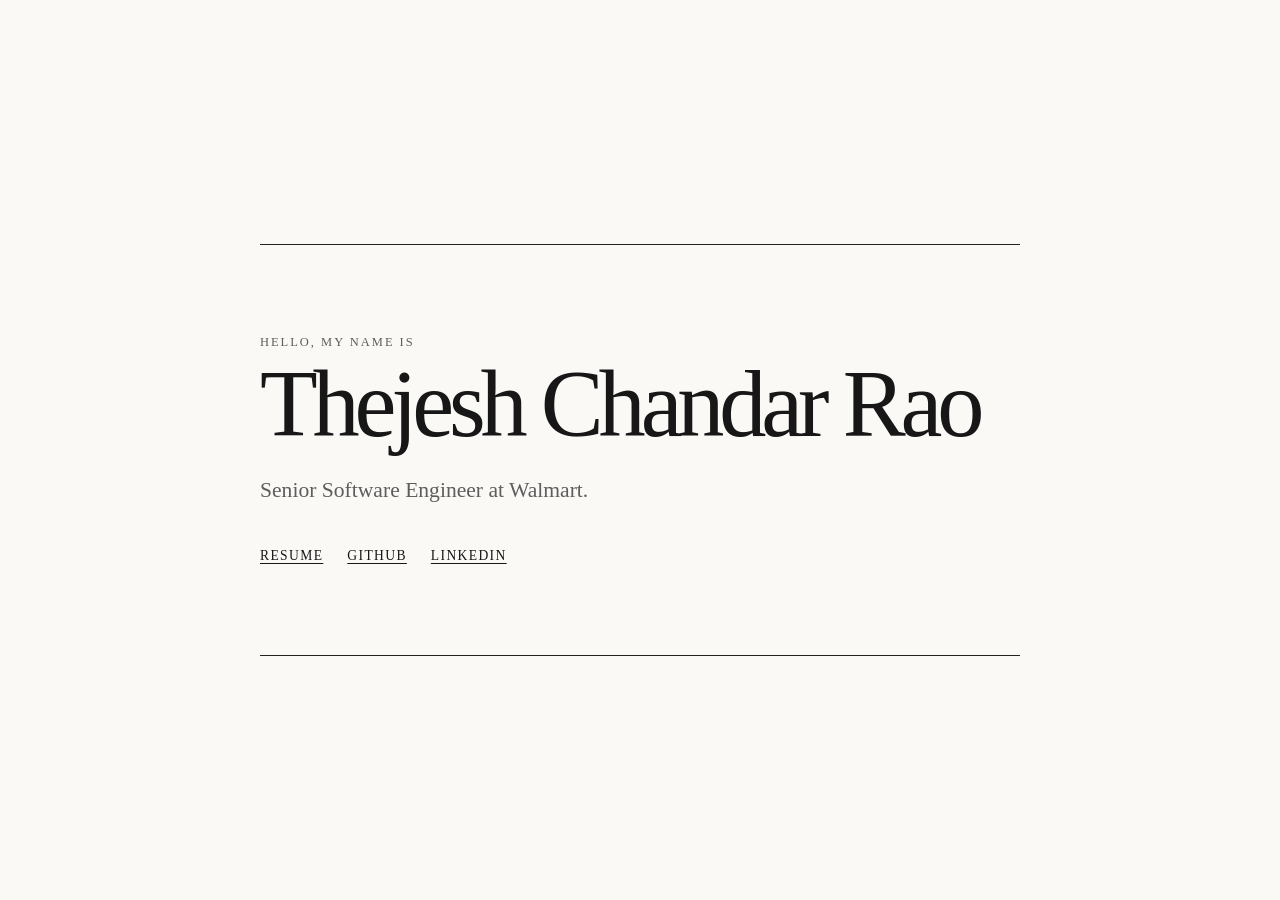
<file: index.html>
<!doctype html>
<html lang="en">
<head>
  <meta charset="utf-8">
  <meta name="viewport" content="width=device-width, initial-scale=1">
  <meta name="description" content="Thejesh Chandar Rao — Senior Software Engineer at Walmart.">
  <title>Thejesh Chandar Rao</title>
  <link rel="stylesheet" href="styles.css">
</head>
<body class="home">
  <main class="intro">
    <p class="eyebrow">Hello, my name is</p>
    <h1>Thejesh Chandar Rao</h1>
    <p class="role">Senior Software Engineer at Walmart.</p>
    <nav aria-label="Primary navigation">
      <a href="resume/">Resume</a>
      <a href="https://github.com/Thejesh-404">GitHub</a>
      <a href="https://www.linkedin.com/in/thejeshchandar/">LinkedIn</a>
    </nav>
  </main>
</body>
</html>
</file>
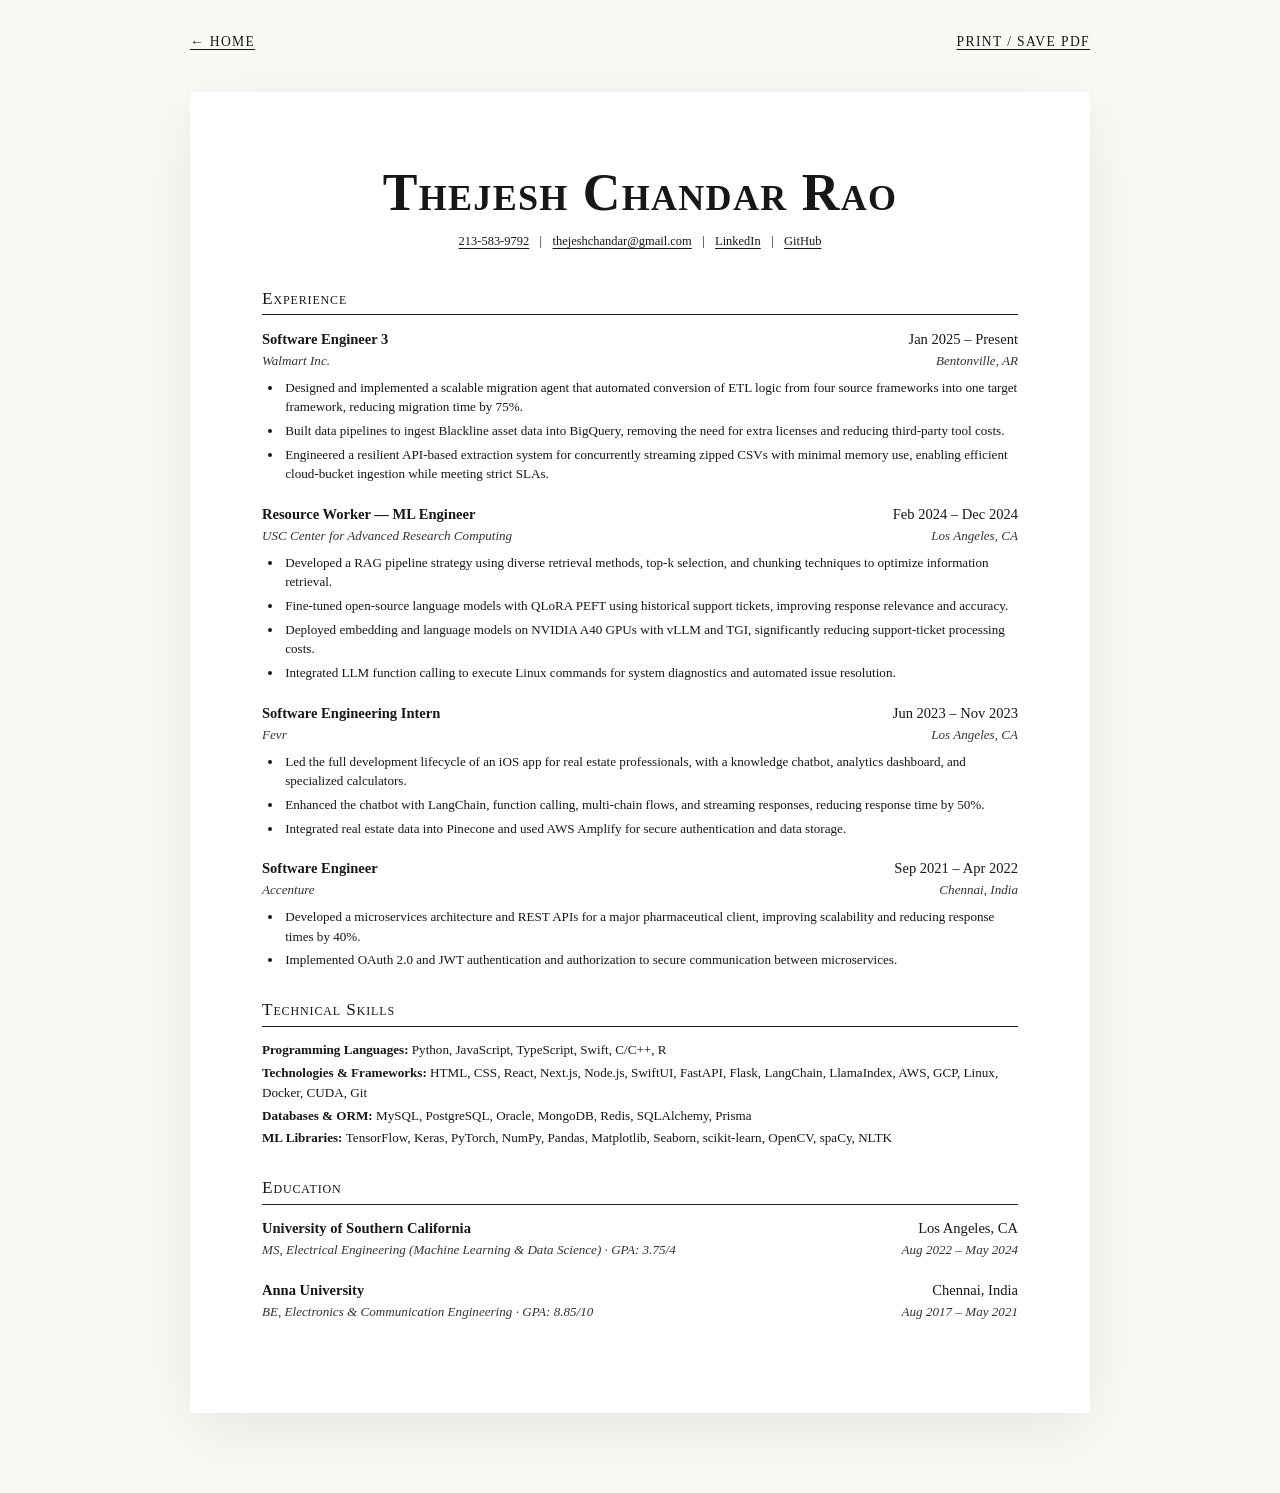
<file: resume/index.html>
<!doctype html>
<html lang="en">
<head>
  <meta charset="utf-8">
  <meta name="viewport" content="width=device-width, initial-scale=1">
  <meta name="description" content="Resume of Thejesh Chandar Rao, Senior Software Engineer.">
  <title>Resume — Thejesh Chandar Rao</title>
  <link rel="stylesheet" href="../styles.css">
</head>
<body>
  <nav class="resume-nav" aria-label="Resume navigation">
    <a href="../">← Home</a>
    <a href="#" onclick="window.print(); return false;">Print / Save PDF</a>
  </nav>
  <main class="resume-page">
    <header class="resume-header">
      <h1>Thejesh Chandar Rao</h1>
      <div class="contact">
        <a href="tel:+12135839792">213-583-9792</a><span class="separator">|</span>
        <a href="mailto:thejeshchandar@gmail.com">thejeshchandar@gmail.com</a><span class="separator">|</span>
        <a href="https://www.linkedin.com/in/thejeshchandar/">LinkedIn</a><span class="separator">|</span>
        <a href="https://github.com/Thejesh-404">GitHub</a>
      </div>
    </header>
    <section class="resume-section">
      <h2>Experience</h2>
      <article class="entry">
        <div class="entry-heading"><strong>Software Engineer 3</strong><time>Jan 2025 – Present</time></div>
        <div class="entry-subheading"><span>Walmart Inc.</span><span class="location">Bentonville, AR</span></div>
        <ul>
          <li>Designed and implemented a scalable migration agent that automated conversion of ETL logic from four source frameworks into one target framework, reducing migration time by 75%.</li>
          <li>Built data pipelines to ingest Blackline asset data into BigQuery, removing the need for extra licenses and reducing third-party tool costs.</li>
          <li>Engineered a resilient API-based extraction system for concurrently streaming zipped CSVs with minimal memory use, enabling efficient cloud-bucket ingestion while meeting strict SLAs.</li>
        </ul>
      </article>
      <article class="entry">
        <div class="entry-heading"><strong>Resource Worker — ML Engineer</strong><time>Feb 2024 – Dec 2024</time></div>
        <div class="entry-subheading"><span>USC Center for Advanced Research Computing</span><span class="location">Los Angeles, CA</span></div>
        <ul>
          <li>Developed a RAG pipeline strategy using diverse retrieval methods, top-k selection, and chunking techniques to optimize information retrieval.</li>
          <li>Fine-tuned open-source language models with QLoRA PEFT using historical support tickets, improving response relevance and accuracy.</li>
          <li>Deployed embedding and language models on NVIDIA A40 GPUs with vLLM and TGI, significantly reducing support-ticket processing costs.</li>
          <li>Integrated LLM function calling to execute Linux commands for system diagnostics and automated issue resolution.</li>
        </ul>
      </article>
      <article class="entry">
        <div class="entry-heading"><strong>Software Engineering Intern</strong><time>Jun 2023 – Nov 2023</time></div>
        <div class="entry-subheading"><span>Fevr</span><span class="location">Los Angeles, CA</span></div>
        <ul>
          <li>Led the full development lifecycle of an iOS app for real estate professionals, with a knowledge chatbot, analytics dashboard, and specialized calculators.</li>
          <li>Enhanced the chatbot with LangChain, function calling, multi-chain flows, and streaming responses, reducing response time by 50%.</li>
          <li>Integrated real estate data into Pinecone and used AWS Amplify for secure authentication and data storage.</li>
        </ul>
      </article>
      <article class="entry">
        <div class="entry-heading"><strong>Software Engineer</strong><time>Sep 2021 – Apr 2022</time></div>
        <div class="entry-subheading"><span>Accenture</span><span class="location">Chennai, India</span></div>
        <ul>
          <li>Developed a microservices architecture and REST APIs for a major pharmaceutical client, improving scalability and reducing response times by 40%.</li>
          <li>Implemented OAuth 2.0 and JWT authentication and authorization to secure communication between microservices.</li>
        </ul>
      </article>
    </section>
    <section class="resume-section">
      <h2>Technical Skills</h2>
      <dl class="skills">
        <div><dt>Programming Languages:</dt> <dd>Python, JavaScript, TypeScript, Swift, C/C++, R</dd></div>
        <div><dt>Technologies &amp; Frameworks:</dt> <dd>HTML, CSS, React, Next.js, Node.js, SwiftUI, FastAPI, Flask, LangChain, LlamaIndex, AWS, GCP, Linux, Docker, CUDA, Git</dd></div>
        <div><dt>Databases &amp; ORM:</dt> <dd>MySQL, PostgreSQL, Oracle, MongoDB, Redis, SQLAlchemy, Prisma</dd></div>
        <div><dt>ML Libraries:</dt> <dd>TensorFlow, Keras, PyTorch, NumPy, Pandas, Matplotlib, Seaborn, scikit-learn, OpenCV, spaCy, NLTK</dd></div>
      </dl>
    </section>
    <section class="resume-section">
      <h2>Education</h2>
      <article class="entry">
        <div class="entry-heading"><strong>University of Southern California</strong><span>Los Angeles, CA</span></div>
        <div class="entry-subheading"><span>MS, Electrical Engineering (Machine Learning &amp; Data Science) · GPA: 3.75/4</span><time>Aug 2022 – May 2024</time></div>
      </article>
      <article class="entry">
        <div class="entry-heading"><strong>Anna University</strong><span>Chennai, India</span></div>
        <div class="entry-subheading"><span>BE, Electronics &amp; Communication Engineering · GPA: 8.85/10</span><time>Aug 2017 – May 2021</time></div>
      </article>
    </section>
  </main>
</body>
</html>
</file>
<file: styles.css>
:root {
  color-scheme: light;
  --ink: #171717;
  --muted: #5d5d5d;
  --paper: #faf9f6;
  --rule: #222;
}

* { box-sizing: border-box; }
html { font-size: 16px; }
body { margin: 0; color: var(--ink); background: var(--paper); font-family: Georgia, "Times New Roman", serif; line-height: 1.5; }
a { color: inherit; text-decoration-thickness: 1px; text-underline-offset: 0.22em; }
a:hover { text-decoration-style: double; }
.home { min-height: 100vh; display: grid; place-items: center; padding: 2rem; }
.intro { width: min(100%, 760px); border-block: 1px solid var(--rule); padding: clamp(2.5rem, 8vw, 5.5rem) 0; }
.eyebrow { margin: 0 0 0.5rem; color: var(--muted); font-size: 0.78rem; letter-spacing: 0.16em; text-transform: uppercase; }
.intro h1 { margin: 0; font-size: clamp(2.6rem, 9vw, 5.9rem); font-weight: 500; letter-spacing: -0.055em; line-height: 0.95; }
.role { margin: 1.5rem 0 2.5rem; color: var(--muted); font-size: clamp(1.05rem, 2.5vw, 1.35rem); }
nav { display: flex; flex-wrap: wrap; gap: 1.5rem; }
nav a { font-size: 0.85rem; letter-spacing: 0.1em; text-transform: uppercase; }
.resume-page { width: min(calc(100% - 2rem), 900px); margin: 2.5rem auto 5rem; background: #fff; box-shadow: 0 18px 60px rgb(0 0 0 / 8%); padding: clamp(1.5rem, 6vw, 4.5rem); }
.resume-nav { width: min(calc(100% - 2rem), 900px); margin: 2rem auto 0; justify-content: space-between; font-size: 0.75rem; letter-spacing: 0.1em; text-transform: uppercase; }
.resume-header { text-align: center; }
.resume-header h1 { margin: 0; font-size: clamp(2rem, 6vw, 3.25rem); font-variant: small-caps; letter-spacing: 0.025em; line-height: 1.1; }
.contact { display: flex; justify-content: center; flex-wrap: wrap; gap: 0.2rem 0.65rem; margin: 0.65rem 0 2.2rem; font-size: 0.78rem; }
.resume-section { margin-top: 1.7rem; }
.resume-section > h2 { margin: 0 0 0.85rem; border-bottom: 1px solid var(--rule); padding-bottom: 0.15rem; font-size: 1.08rem; font-variant: small-caps; font-weight: 500; letter-spacing: 0.05em; }
.entry { margin: 0 0 1.25rem; }
.entry-heading, .entry-subheading { display: flex; justify-content: space-between; gap: 1.5rem; }
.entry-heading { font-size: 0.91rem; }
.entry-subheading { color: #333; font-size: 0.82rem; font-style: italic; }
.entry-heading strong, .entry-subheading span:first-child { flex: 1; }
.entry time, .location { white-space: nowrap; }
.entry ul { margin: 0.45rem 0 0; padding-left: 1.3rem; font-size: 0.82rem; }
.entry li { margin: 0.25rem 0; padding-left: 0.15rem; }
.skills { margin: 0; font-size: 0.82rem; }
.skills div { margin: 0.2rem 0; }
.skills dt, .skills dd { display: inline; margin: 0; }
.skills dt { font-weight: 700; }
.skills dd::after { content: ""; display: block; }
@media (max-width: 620px) {
  .resume-page { margin-top: 1rem; padding: 1.35rem; }
  .resume-nav { margin-top: 1.25rem; }
  .contact { flex-direction: column; align-items: center; }
  .contact .separator { display: none; }
  .entry-heading, .entry-subheading { display: block; }
  .entry-heading time, .entry-subheading .location { display: block; }
}
@media print {
  @page { size: letter; margin: 0.45in 0.55in; }
  body { background: #fff; font-size: 10pt; }
  .resume-nav { display: none; }
  .resume-page { width: auto; margin: 0; padding: 0; box-shadow: none; }
  .resume-header h1 { font-size: 25pt; }
  .resume-section { margin-top: 0.9rem; }
  .entry { margin-bottom: 0.65rem; break-inside: avoid; }
  .entry li { margin: 0.08rem 0; }
}
</file>
